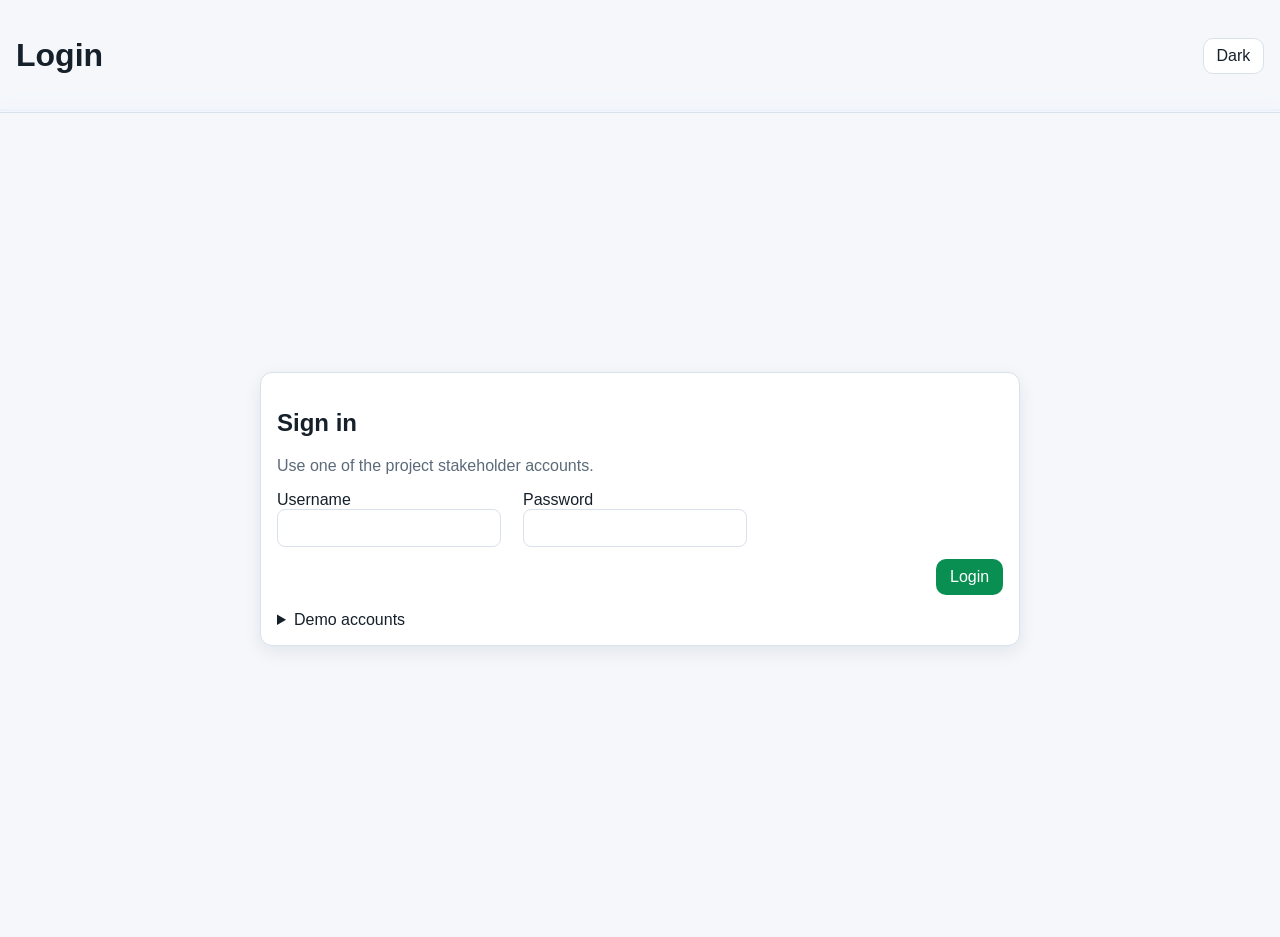
<file: food-donation-supabase-web_2/index.html>
<!doctype html>
<html lang="en">
  <head>
    <meta charset="UTF-8" />
    <meta name="viewport" content="width=device-width, initial-scale=1.0" />
    <title>Food Donation Supabase Web</title>
    <link rel="icon" href="./assets/logo.svg" type="image/svg+xml" />
    <link rel="stylesheet" href="./css/base.css" />
    <link rel="stylesheet" href="./css/layout.css" />
    <link rel="stylesheet" href="./css/components.css" />
    <link rel="stylesheet" href="./css/animations.css" />
  </head>

  
  <body>
    <div class="app-shell">
      <aside class="sidebar" aria-label="Primary">
        <a class="brand" href="#/dashboard">
          <img src="./assets/logo.svg" alt="" />
          <span>Food Donation</span>
        </a>
        <nav id="routeNav" class="nav"></nav>
      </aside>

      <div class="main-wrap">
        <header class="topbar">
          <h1 id="pageTitle">Dashboard</h1>
          <div class="topbar-actions">
            <label class="search-wrap">
              <span class="sr-only">Global search</span>
              <input id="globalSearch" type="search" placeholder="Search here..." />
            </label>
            <span id="sessionBadge" class="badge"></span>
            <button class="btn btn-ghost" id="themeToggle" aria-label="Toggle dark mode">Dark</button>
            <button class="btn btn-ghost" id="logoutBtn">Logout</button>
            <button class="btn btn-primary quick-action" data-route="#/donors" data-create="donor">New Donor</button>
            <button class="btn btn-primary quick-action" data-route="#/orders" data-create="order">New Order</button>
          </div>
        </header>
        <main id="app" class="route-container route-enter" tabindex="-1" aria-live="polite"></main>
      </div>
    </div>

    <div id="modalRoot"></div>
    <div id="toastRoot" class="toast-stack" aria-live="assertive"></div>

    <script src="./js/_env.js"></script>
    <script type="module" src="./js/main.js"></script>
  </body>
</html>
</file>
<file: food-donation-supabase-web_2/css/base.css>
:root {
  --bg: #f5f7fb;
  --bg-elev: #ffffff;
  --text: #16202a;
  --muted: #5b6a79;
  --primary: #0a8f52;
  --primary-2: #087443;
  --danger: #d64545;
  --warning: #d68c0a;
  --border: #d9e1ea;
  --focus: #3f8cff;
  --radius: 12px;
  --shadow: 0 6px 18px rgba(16, 24, 40, 0.08);
  --sp-1: 0.25rem;
  --sp-2: 0.5rem;
  --sp-3: 0.75rem;
  --sp-4: 1rem;
  --sp-5: 1.5rem;
  --sp-6: 2rem;
}

[data-theme="dark"] {
  --bg: #10161d;
  --bg-elev: #171f29;
  --text: #ebf0f5;
  --muted: #9db0c3;
  --border: #2a3644;
  --shadow: 0 8px 20px rgba(0, 0, 0, 0.35);
}

*,
*::before,
*::after {
  box-sizing: border-box;
}

html,
body {
  margin: 0;
  padding: 0;
  background: var(--bg);
  color: var(--text);
  font-family: "Inter", "Segoe UI", Tahoma, sans-serif;
}

a {
  color: inherit;
  text-decoration: none;
}

button,
input,
select,
textarea {
  font: inherit;
  color: inherit;
}

button {
  cursor: pointer;
}

input,
select,
textarea {
  border: 1px solid var(--border);
  border-radius: 8px;
  padding: 0.55rem 0.7rem;
  background: var(--bg-elev);
}

:focus-visible {
  outline: 2px solid var(--focus);
  outline-offset: 2px;
}

.sr-only {
  position: absolute;
  width: 1px;
  height: 1px;
  margin: -1px;
  overflow: hidden;
  clip: rect(0, 0, 0, 0);
}
</file>
<file: food-donation-supabase-web_2/css/layout.css>
.app-shell {
  min-height: 100vh;
  display: grid;
  grid-template-columns: 260px 1fr;
}

.app-shell.auth-view {
  grid-template-columns: 1fr;
}

.sidebar {
  background: var(--bg-elev);
  border-right: 1px solid var(--border);
  padding: var(--sp-4);
  position: sticky;
  top: 0;
  height: 100vh;
}

.brand {
  display: flex;
  gap: var(--sp-3);
  align-items: center;
  font-weight: 700;
  margin-bottom: var(--sp-4);
}

.brand img {
  width: 28px;
  height: 28px;
}

.nav {
  display: grid;
  gap: var(--sp-2);
}

.main-wrap {
  display: grid;
  grid-template-rows: auto 1fr;
}

.topbar {
  position: sticky;
  top: 0;
  z-index: 10;
  background: color-mix(in oklab, var(--bg), transparent 8%);
  border-bottom: 1px solid var(--border);
  backdrop-filter: blur(8px);
  display: flex;
  align-items: center;
  justify-content: space-between;
  gap: var(--sp-3);
  padding: var(--sp-4);
}

.topbar-actions {
  display: flex;
  align-items: center;
  gap: var(--sp-2);
  flex-wrap: wrap;
}

.search-wrap input {
  width: min(36vw, 340px);
}

.route-container {
  padding: var(--sp-4);
  min-height: calc(100vh - 76px);
}

.page-grid {
  display: grid;
  gap: var(--sp-4);
}

.kpi-grid {
  display: grid;
  grid-template-columns: repeat(auto-fit, minmax(160px, 1fr));
  gap: var(--sp-3);
}

.split {
  display: grid;
  grid-template-columns: 1fr 1fr;
  gap: var(--sp-3);
}

.login-wrap {
  min-height: calc(100vh - 140px);
  display: grid;
  place-items: center;
}

.login-card {
  width: min(94vw, 760px);
}

@media (max-width: 980px) {
  .app-shell {
    grid-template-columns: 1fr;
  }

  .sidebar {
    position: static;
    height: auto;
    border-right: 0;
    border-bottom: 1px solid var(--border);
  }

  .split {
    grid-template-columns: 1fr;
  }
}
</file>
<file: food-donation-supabase-web_2/css/components.css>
.card {
  background: var(--bg-elev);
  border: 1px solid var(--border);
  border-radius: var(--radius);
  box-shadow: var(--shadow);
  padding: var(--sp-4);
}

.muted {
  color: var(--muted);
}

.btn {
  border: 1px solid transparent;
  border-radius: 10px;
  padding: 0.5rem 0.8rem;
  transition: transform 120ms ease, background 180ms ease;
}

.btn:active {
  transform: scale(0.98);
}

.btn-primary {
  background: var(--primary);
  color: #fff;
}

.btn-primary:hover {
  background: var(--primary-2);
}

.btn-ghost {
  border-color: var(--border);
  background: var(--bg-elev);
}

.btn-danger {
  background: var(--danger);
  color: #fff;
}

.table-wrap {
  overflow: auto;
}

table {
  width: 100%;
  border-collapse: collapse;
}

th,
td {
  border-bottom: 1px solid var(--border);
  padding: 0.65rem;
  text-align: left;
  white-space: nowrap;
}

th {
  color: var(--muted);
  font-size: 0.9rem;
}

.badge {
  border-radius: 999px;
  padding: 0.2rem 0.5rem;
  font-size: 0.76rem;
  border: 1px solid var(--border);
}

.badge.warn {
  background: color-mix(in oklab, var(--warning), transparent 84%);
  color: #b06a00;
}

.badge.ok {
  background: color-mix(in oklab, var(--primary), transparent 84%);
  color: #0a7a47;
}

.toolbar {
  display: flex;
  justify-content: space-between;
  align-items: center;
  gap: var(--sp-3);
  margin-bottom: var(--sp-3);
  flex-wrap: wrap;
}

.pagination {
  display: flex;
  gap: 0.4rem;
  align-items: center;
}

.toast-stack {
  position: fixed;
  bottom: 14px;
  right: 14px;
  display: grid;
  gap: 0.4rem;
  z-index: 60;
}

.toast {
  background: var(--bg-elev);
  border: 1px solid var(--border);
  border-left: 4px solid var(--primary);
  border-radius: 8px;
  min-width: 260px;
  box-shadow: var(--shadow);
  padding: 0.6rem 0.8rem;
}

.toast.error {
  border-left-color: var(--danger);
}

.modal-backdrop {
  position: fixed;
  inset: 0;
  background: rgba(15, 23, 33, 0.48);
  display: grid;
  place-items: center;
  z-index: 50;
}

.modal {
  background: var(--bg-elev);
  border: 1px solid var(--border);
  border-radius: 12px;
  width: min(94vw, 640px);
  padding: var(--sp-4);
  position: relative;
}

.modal-close {
  position: absolute;
  top: var(--sp-3);
  right: var(--sp-3);
  background: none;
  border: none;
  font-size: 1.25rem;
  line-height: 1;
  cursor: pointer;
  color: var(--text-muted);
  padding: 0 .25rem;
}
.modal-close:hover { color: var(--text); }

.form-grid {
  display: grid;
  gap: var(--sp-3);
  grid-template-columns: repeat(auto-fit, minmax(220px, 1fr));
}

.skeleton {
  border-radius: 8px;
  height: 14px;
  background: linear-gradient(90deg, #dbe2ea 25%, #edf2f8 37%, #dbe2ea 63%);
  background-size: 400% 100%;
  animation: pulse 1.2s ease infinite;
}

.progress {
  background: color-mix(in oklab, var(--border), transparent 30%);
  border-radius: 999px;
  height: 10px;
  overflow: hidden;
}

.progress > span {
  display: block;
  height: 100%;
  background: var(--primary);
  width: 0;
  transition: width 280ms ease;
}

.report-panel .report-panel-content {
  display: block;
}

.report-panel.collapsed .report-panel-content {
  display: none;
}
</file>
<file: food-donation-supabase-web_2/css/animations.css>
@keyframes pulse {
  0% {
    background-position: 100% 50%;
  }
  100% {
    background-position: 0 50%;
  }
}

.route-enter {
  animation: routeIn 220ms ease;
}

@keyframes routeIn {
  from {
    opacity: 0;
    transform: translateY(8px);
  }
  to {
    opacity: 1;
    transform: translateY(0);
  }
}

.card-animate {
  animation: routeIn 240ms ease both;
}

.toast {
  animation: toastIn 200ms ease;
}

@keyframes toastIn {
  from {
    opacity: 0;
    transform: translateY(8px);
  }
  to {
    opacity: 1;
    transform: translateY(0);
  }
}

.modal-backdrop {
  animation: fadeIn 160ms ease;
}

.modal {
  animation: zoomIn 180ms ease;
}

@keyframes fadeIn {
  from {
    opacity: 0;
  }
  to {
    opacity: 1;
  }
}

@keyframes zoomIn {
  from {
    opacity: 0;
    transform: scale(0.98);
  }
  to {
    opacity: 1;
    transform: scale(1);
  }
}
</file>
